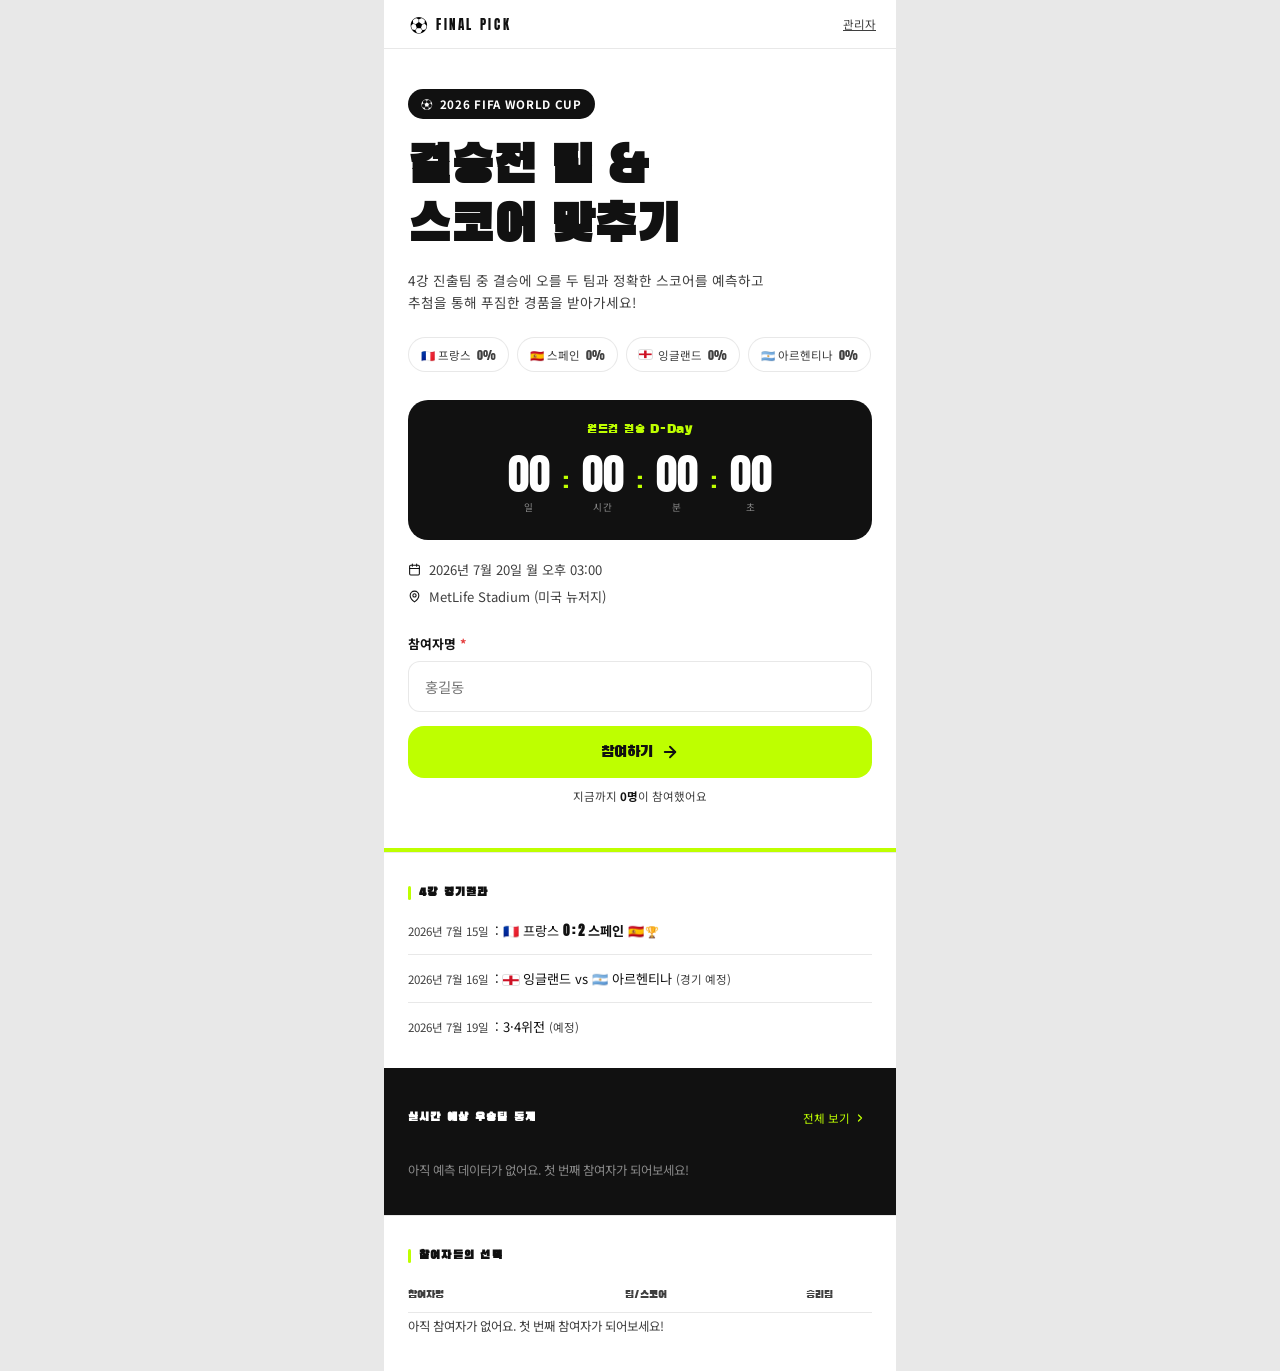
<file: index.html>
<!DOCTYPE html>
<html lang="ko">
<head>
<meta charset="UTF-8">
<meta name="viewport" content="width=device-width, initial-scale=1.0, viewport-fit=cover">
<title>월드컵 결승전 팀/스코어 맞추기</title>
<meta name="description" content="월드컵 결승전 결과를 예측하고 참여하는 이벤트">
<link rel="preconnect" href="https://fonts.googleapis.com">
<link rel="preconnect" href="https://fonts.gstatic.com" crossorigin>
<link href="https://fonts.googleapis.com/css2?family=Anton&family=Black+Han+Sans&family=Noto+Sans+KR:wght@400;500;700;900&display=swap" rel="stylesheet">
<link rel="stylesheet" href="css/style.css">
</head>
<body>

<div class="frame">

<header class="topbar">
  <div class="topbar-inner">
    <button type="button" class="brand" data-nav="main">
      <span class="brand-ball">⚽</span>
      <span class="brand-text">FINAL PICK</span>
    </button>
    <div class="topbar-right">
      <a class="admin-link" href="admin.html">관리자</a>
    </div>
  </div>
</header>

<main id="app">

  <!-- ================= 메인 화면 ================= -->
  <section class="screen" id="screen-main" data-screen="main">
    <div class="hero">
      <span class="hero-badge">⚽ <span id="heroEyebrow">2026 FIFA WORLD CUP</span></span>

      <h1 class="hero-title">결승전 팀 &amp;<br>스코어 맞추기</h1>
      <p class="hero-desc" id="heroDesc">4강 진출팀 중 결승에 오를 두 팀과 정확한 스코어를 예측하고<br>추첨을 통해 푸짐한 경품을 받아가세요!</p>

      <div class="hero-chips" id="heroChips"></div>

      <div class="countdown" id="countdown" aria-live="polite">
        <p class="countdown-label">월드컵 결승 D-Day</p>
        <div class="countdown-row">
          <div class="countdown-item"><span class="cd-num" id="cdDays">00</span><span class="cd-label">일</span></div>
          <span class="cd-colon">:</span>
          <div class="countdown-item"><span class="cd-num" id="cdHours">00</span><span class="cd-label">시간</span></div>
          <span class="cd-colon">:</span>
          <div class="countdown-item"><span class="cd-num" id="cdMinutes">00</span><span class="cd-label">분</span></div>
          <span class="cd-colon">:</span>
          <div class="countdown-item"><span class="cd-num" id="cdSeconds">00</span><span class="cd-label">초</span></div>
        </div>
      </div>

      <div class="match-meta-list">
        <span class="match-meta-row">
          <svg width="13" height="13" viewBox="0 0 24 24" fill="none" stroke="currentColor" stroke-width="2" stroke-linecap="round" stroke-linejoin="round"><rect x="3" y="4" width="18" height="18" rx="2"/><line x1="16" y1="2" x2="16" y2="6"/><line x1="8" y1="2" x2="8" y2="6"/><line x1="3" y1="10" x2="21" y2="10"/></svg>
          <span id="matchDateLine">결승전 일시를 불러오는 중...</span>
        </span>
        <span class="match-meta-row">
          <svg width="13" height="13" viewBox="0 0 24 24" fill="none" stroke="currentColor" stroke-width="2" stroke-linecap="round" stroke-linejoin="round"><path d="M20 10c0 6-8 12-8 12s-8-6-8-12a8 8 0 0 1 16 0Z"/><circle cx="12" cy="10" r="3"/></svg>
          <span id="matchStadiumLine">경기장 정보를 불러오는 중...</span>
        </span>
      </div>

      <div class="field" style="text-align:left; margin-bottom:14px;">
        <label class="field-label" for="mainUserName">참여자명 <span style="color:var(--danger)">*</span></label>
        <input class="text-input" type="text" id="mainUserName" placeholder="홍길동" autocomplete="name" required>
        <p class="field-error" id="errMainName" hidden>이름을 입력해주세요.</p>
      </div>

      <button type="button" class="btn btn-primary btn-lg" id="btnJoin">
        참여하기
        <svg width="18" height="18" viewBox="0 0 24 24" fill="none" stroke="currentColor" stroke-width="2.5" stroke-linecap="round" stroke-linejoin="round"><line x1="5" y1="12" x2="19" y2="12"/><polyline points="12 5 19 12 12 19"/></svg>
      </button>
      <p class="hero-sub" id="participantCountLine">지금까지 <strong>0명</strong>이 참여했어요</p>
    </div>

    <div class="divider-strip"></div>

    <div class="section-white">
      <h2 class="section-title-tick"><span class="tick-bar"></span>4강 경기결과</h2>
      <div id="semifinalResultsList" class="results-list"></div>
    </div>

    <div class="section-black">
      <div class="section-black-head">
        <h2 class="section-black-title">실시간 예상 우승팀 통계</h2>
        <button type="button" class="section-link" data-nav="stats">
          전체 보기
          <svg width="12" height="12" viewBox="0 0 24 24" fill="none" stroke="currentColor" stroke-width="2.5" stroke-linecap="round" stroke-linejoin="round"><polyline points="9 18 15 12 9 6"/></svg>
        </button>
      </div>
      <div id="mainStatsChart" class="team-bars on-dark"></div>
    </div>

    <div class="section-white">
      <h2 class="section-title-tick"><span class="tick-bar"></span>참여자들의 선택</h2>
      <div class="picks-head">
        <span class="picks-col-name">참여자명</span>
        <span class="picks-col-match">팀/스코어</span>
        <span class="picks-col-winner">승리팀</span>
      </div>
      <div id="picksList" class="picks-list"></div>
    </div>
  </section>

  <!-- ================= 예측 입력 ================= -->
  <section class="screen" id="screen-predict" data-screen="predict" hidden>
    <div class="screen-body">
      <div class="screen-head">
        <h2 class="screen-title2">결승전 예측하기</h2>
      </div>
      <p class="screen-sub2">4강 진출팀 중 결승에 오를 두 팀과 예상 스코어를 선택해주세요.</p>

      <form id="predictForm" novalidate>
        <div class="sub-label">4강 진출팀 · 결승 진출 2팀 선택 <span class="pick-count" id="pickCount">(0/2)</span></div>
        <div class="match-rows" id="matchRows"></div>
        <p class="field-error" id="errFinalists" hidden>결승에 진출할 두 팀을 선택해주세요.</p>

        <div class="sub-label">예상 최종 스코어 <span class="pick-count">(스코어가 높은 팀이 우승팀이 돼요)</span></div>
        <div class="score-card">
          <div class="score-col">
            <span class="score-team-label" id="scoreLabelA">팀 1</span>
            <div class="stepper">
              <button type="button" class="stepper-btn" data-step-target="scoreA" data-delta="-1">−</button>
              <input type="number" id="scoreA" class="stepper-input" value="0" min="0" max="20" readonly inputmode="numeric">
              <button type="button" class="stepper-btn plus" data-step-target="scoreA" data-delta="1">+</button>
            </div>
          </div>
          <span class="score-colon">:</span>
          <div class="score-col">
            <span class="score-team-label" id="scoreLabelB">팀 2</span>
            <div class="stepper">
              <button type="button" class="stepper-btn" data-step-target="scoreB" data-delta="-1">−</button>
              <input type="number" id="scoreB" class="stepper-input" value="0" min="0" max="20" readonly inputmode="numeric">
              <button type="button" class="stepper-btn plus" data-step-target="scoreB" data-delta="1">+</button>
            </div>
          </div>
        </div>

        <a class="naver-banner" href="https://m.sports.naver.com/fifaworldcup2026/record?seasonCode=3F9X&amp;tab=teamRecord" target="_blank" rel="noopener noreferrer">
          <span class="naver-banner-icon">📊</span>
          <span class="naver-banner-text"><strong>네이버 스포츠</strong>에서 팀 기록 확인하기</span>
          <span class="naver-banner-arrow">→</span>
        </a>

        <div id="penaltyField" hidden>
          <div class="sub-label">스코어가 같아요! 승부차기 승리팀을 선택해주세요</div>
          <div class="penalty-pick" id="penaltyPick">
            <label class="radio-pill">
              <input type="radio" name="penalty" value="A">
              <span class="radio-dot"><span class="radio-dot-inner"></span></span>
              <span id="penaltyNameA">팀 1</span>
            </label>
            <label class="radio-pill">
              <input type="radio" name="penalty" value="B">
              <span class="radio-dot"><span class="radio-dot-inner"></span></span>
              <span id="penaltyNameB">팀 2</span>
            </label>
          </div>
          <p class="field-error" id="errPenalty" hidden>승부차기 승리팀을 선택해주세요.</p>
        </div>

        <div class="form-actions">
          <button type="button" class="btn btn-ghost" data-nav="main">이전</button>
          <button type="submit" class="btn btn-ink">예측 제출하기</button>
        </div>
      </form>
    </div>
  </section>

  <!-- ================= 참여 완료 (통계 요약 포함) ================= -->
  <section class="screen" id="screen-complete" data-screen="complete" hidden>
    <div class="screen-body">
      <div class="complete-banner">
        <div class="complete-icon">🎉</div>
        <p class="complete-title">참여 완료!</p>
        <p class="complete-sub" id="completeGreeting">결승전이 끝나면 결과를 알려드릴게요.</p>
      </div>

      <div class="result-card">
        <dl class="result-grid" id="resultGrid"></dl>
      </div>

      <h2 class="section-title-lg"><span class="tick-bar"></span>참여 통계</h2>
      <p class="section-sub-lg">실시간으로 집계되는 참여자들의 예측 현황이에요.</p>

      <div class="stat-cards">
        <div class="stat-card">
          <span class="stat-num" id="statTotal">0</span>
          <span class="stat-label">총 참여자</span>
        </div>
        <div class="stat-card dark">
          <span class="stat-num" id="statTop">-</span>
          <span class="stat-label">최다 예측 우승팀</span>
        </div>
      </div>

      <div class="card-dark-rounded">
        <div class="section-title-mini">우승팀 예측 비율</div>
        <div id="completeTeamBars" class="team-bars on-dark"></div>
      </div>

      <div class="card-bordered">
        <div class="section-title-mini">예상 스코어 TOP 5</div>
        <ol class="top5-list" id="completeTop5List"></ol>
      </div>
    </div>

    <div class="form-actions">
      <button type="button" class="btn btn-ink" style="flex:1" data-nav="main">메인으로</button>
    </div>
  </section>

  <!-- ================= 전체 통계 ================= -->
  <section class="screen" id="screen-stats" data-screen="stats" hidden>
    <div class="screen-body">
      <h2 class="section-title-lg"><span class="tick-bar"></span>참여 통계</h2>
      <p class="section-sub-lg">실시간으로 집계되는 참여자들의 예측 현황이에요.</p>

      <div class="stat-cards">
        <div class="stat-card">
          <span class="stat-num" id="statTotal2">0</span>
          <span class="stat-label">총 참여자</span>
        </div>
        <div class="stat-card dark">
          <span class="stat-num" id="statTop2">-</span>
          <span class="stat-label">최다 예측 우승팀</span>
        </div>
      </div>

      <div class="card-dark-rounded">
        <div class="section-title-mini">우승팀 예측 비율</div>
        <div id="statsTeamBars" class="team-bars on-dark"></div>
      </div>

      <div class="card-bordered">
        <div class="section-title-mini">예상 스코어 TOP 5</div>
        <ol class="top5-list" id="top5List"></ol>
      </div>
    </div>

    <div class="form-actions">
      <button type="button" class="btn btn-ink" style="flex:1" data-nav="main">메인으로</button>
    </div>
  </section>

</main>

</div>

<div class="toast" id="toast" hidden></div>

<script src="js/store.js"></script>
<script src="js/app.js"></script>
</body>
</html>
</file>
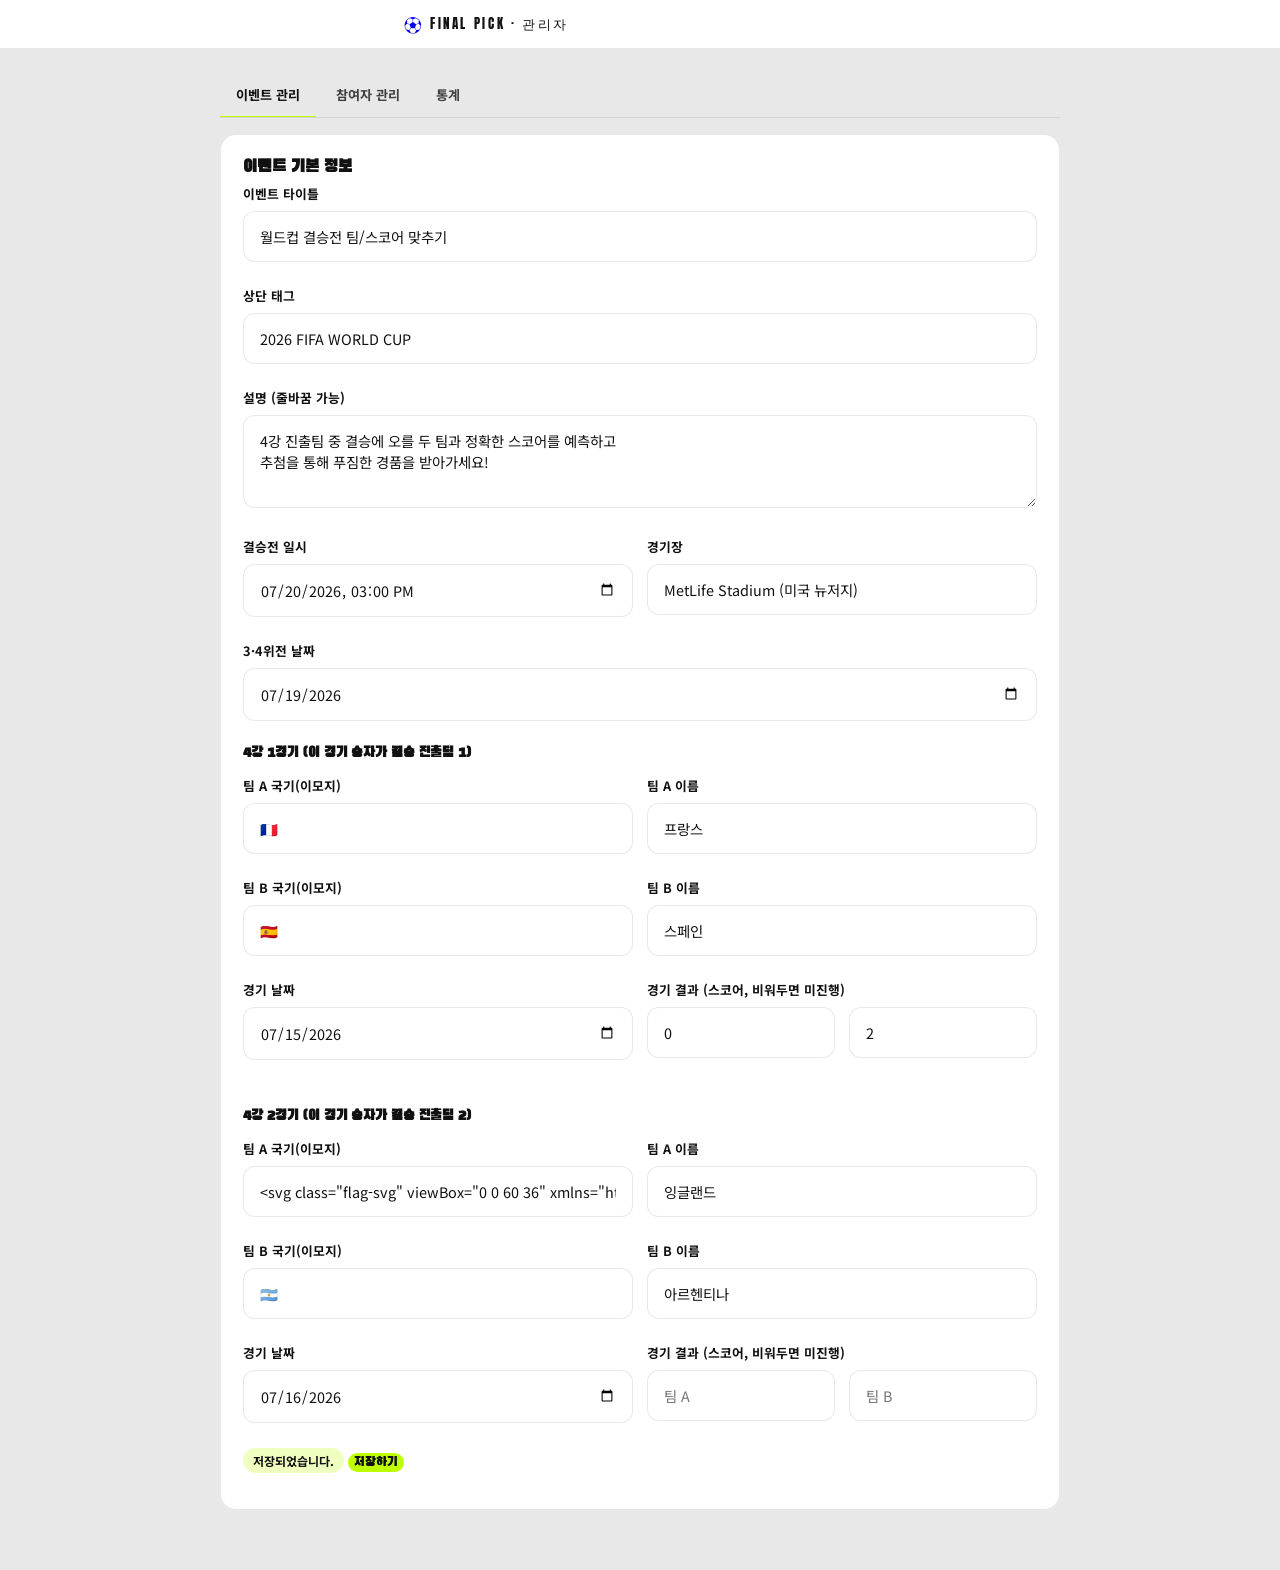
<file: admin.html>
<!DOCTYPE html>
<html lang="ko">
<head>
<meta charset="UTF-8">
<meta name="viewport" content="width=device-width, initial-scale=1.0, viewport-fit=cover">
<title>관리자 · 월드컵 결승전 팀/스코어 맞추기</title>
<link rel="preconnect" href="https://fonts.googleapis.com">
<link rel="preconnect" href="https://fonts.gstatic.com" crossorigin>
<link href="https://fonts.googleapis.com/css2?family=Anton&family=Black+Han+Sans&family=Noto+Sans+KR:wght@400;500;700;900&display=swap" rel="stylesheet">
<link rel="stylesheet" href="css/style.css">
<link rel="stylesheet" href="css/admin.css">
</head>
<body>

<header class="topbar">
  <div class="topbar-inner admin-topbar-inner">
    <a class="brand" href="index.html">
      <span class="brand-ball">⚽</span>
      <span class="brand-text">FINAL PICK · 관리자</span>
    </a>
  </div>
</header>

<main id="adminApp" class="admin-main">

  <!-- 관리자 대시보드 -->
  <section id="dashboardScreen">

    <nav class="admin-tabs" id="adminTabs">
      <button type="button" class="admin-tab active" data-tab="event">이벤트 관리</button>
      <button type="button" class="admin-tab" data-tab="participants">참여자 관리</button>
      <button type="button" class="admin-tab" data-tab="stats">통계</button>
    </nav>

    <!-- 이벤트 관리 -->
    <div class="admin-panel" data-panel="event">
      <div class="card">
        <h2 class="section-title">이벤트 기본 정보</h2>
        <form id="eventForm">
          <div class="field">
            <label class="field-label" for="cfgTitle">이벤트 타이틀</label>
            <input class="text-input" type="text" id="cfgTitle">
          </div>
          <div class="field">
            <label class="field-label" for="cfgEyebrow">상단 태그</label>
            <input class="text-input" type="text" id="cfgEyebrow">
          </div>
          <div class="field">
            <label class="field-label" for="cfgDesc">설명 (줄바꿈 가능)</label>
            <textarea class="text-input" id="cfgDesc" rows="3"></textarea>
          </div>
          <div class="two-col">
            <div class="field">
              <label class="field-label" for="cfgDate">결승전 일시</label>
              <input class="text-input" type="datetime-local" id="cfgDate">
            </div>
            <div class="field">
              <label class="field-label" for="cfgStadium">경기장</label>
              <input class="text-input" type="text" id="cfgStadium">
            </div>
          </div>
          <div class="field">
            <label class="field-label" for="cfgThirdPlaceDate">3·4위전 날짜</label>
            <input class="text-input" type="date" id="cfgThirdPlaceDate">
          </div>

          <h3 class="section-title-sm">4강 1경기 (이 경기 승자가 결승 진출팀 1)</h3>
          <div class="two-col">
            <div class="field">
              <label class="field-label" for="cfgFlag0">팀 A 국기(이모지)</label>
              <input class="text-input" type="text" id="cfgFlag0" maxlength="4">
            </div>
            <div class="field">
              <label class="field-label" for="cfgName0">팀 A 이름</label>
              <input class="text-input" type="text" id="cfgName0">
            </div>
          </div>
          <div class="two-col">
            <div class="field">
              <label class="field-label" for="cfgFlag1">팀 B 국기(이모지)</label>
              <input class="text-input" type="text" id="cfgFlag1" maxlength="4">
            </div>
            <div class="field">
              <label class="field-label" for="cfgName1">팀 B 이름</label>
              <input class="text-input" type="text" id="cfgName1">
            </div>
          </div>
          <div class="two-col">
            <div class="field">
              <label class="field-label" for="cfgResultDate0">경기 날짜</label>
              <input class="text-input" type="date" id="cfgResultDate0">
            </div>
            <div class="field">
              <label class="field-label">경기 결과 (스코어, 비워두면 미진행)</label>
              <div class="two-col">
                <input class="text-input" type="number" id="cfgResultScoreA0" min="0" placeholder="팀 A">
                <input class="text-input" type="number" id="cfgResultScoreB0" min="0" placeholder="팀 B">
              </div>
            </div>
          </div>

          <h3 class="section-title-sm">4강 2경기 (이 경기 승자가 결승 진출팀 2)</h3>
          <div class="two-col">
            <div class="field">
              <label class="field-label" for="cfgFlag2">팀 A 국기(이모지)</label>
              <input class="text-input" type="text" id="cfgFlag2" maxlength="4">
            </div>
            <div class="field">
              <label class="field-label" for="cfgName2">팀 A 이름</label>
              <input class="text-input" type="text" id="cfgName2">
            </div>
          </div>
          <div class="two-col">
            <div class="field">
              <label class="field-label" for="cfgFlag3">팀 B 국기(이모지)</label>
              <input class="text-input" type="text" id="cfgFlag3" maxlength="4">
            </div>
            <div class="field">
              <label class="field-label" for="cfgName3">팀 B 이름</label>
              <input class="text-input" type="text" id="cfgName3">
            </div>
          </div>
          <div class="two-col">
            <div class="field">
              <label class="field-label" for="cfgResultDate1">경기 날짜</label>
              <input class="text-input" type="date" id="cfgResultDate1">
            </div>
            <div class="field">
              <label class="field-label">경기 결과 (스코어, 비워두면 미진행)</label>
              <div class="two-col">
                <input class="text-input" type="number" id="cfgResultScoreA1" min="0" placeholder="팀 A">
                <input class="text-input" type="number" id="cfgResultScoreB1" min="0" placeholder="팀 B">
              </div>
            </div>
          </div>

          <p class="save-msg" id="eventSaveMsg" hidden>저장되었습니다.</p>
          <button type="submit" class="btn btn-primary">저장하기</button>
        </form>
      </div>
    </div>

    <!-- 참여자 관리 -->
    <div class="admin-panel" data-panel="participants" hidden>
      <div class="card">
        <div class="participants-toolbar">
          <input class="text-input" type="search" id="participantSearch" placeholder="이름 검색">
          <button type="button" class="btn btn-ghost" id="btnDownloadCsv">엑셀 다운로드 (CSV)</button>
          <button type="button" class="btn btn-danger" id="btnResetParticipants">참여이력 초기화</button>
        </div>
        <div class="table-scroll">
          <table class="admin-table" id="participantsTable">
            <thead>
              <tr>
                <th>참여자명</th>
                <th>결승 진출팀</th>
                <th>예상 우승</th>
                <th>스코어</th>
                <th>승부차기</th>
                <th>접수 시각</th>
                <th></th>
              </tr>
            </thead>
            <tbody id="participantsBody"></tbody>
          </table>
        </div>
        <p class="empty-note" id="participantsEmpty" hidden>참여자가 없습니다.</p>
      </div>
    </div>

    <!-- 통계 -->
    <div class="admin-panel" data-panel="stats" hidden>
      <div class="stat-cards" style="margin-top:16px;">
        <div class="stat-card">
          <span class="stat-num" id="adminStatTotal">0</span>
          <span class="stat-label">총 참여자</span>
        </div>
        <div class="stat-card dark">
          <span class="stat-num" id="adminStatTop">-</span>
          <span class="stat-label">최다 예측 우승팀</span>
        </div>
      </div>
      <div class="card-dark-rounded" style="margin-top:16px;">
        <div class="section-title-mini">우승팀 예측 비율</div>
        <div id="adminTeamBars" class="team-bars on-dark"></div>
      </div>
      <div class="card-bordered" style="margin-top:16px;">
        <div class="section-title-mini">예상 스코어 TOP 5</div>
        <ol class="top5-list" id="adminTop5List"></ol>
      </div>
    </div>

  </section>
</main>

<div class="toast" id="toast" hidden></div>

<div class="modal-overlay" id="confirmModal" hidden>
  <div class="modal">
    <h3 id="confirmModalTitle">확인</h3>
    <div class="modal-body"><p id="confirmModalMsg"></p></div>
    <button type="button" class="btn btn-ink" id="confirmModalOk">확인</button>
    <button type="button" class="btn btn-ghost" id="confirmModalCancel">취소</button>
  </div>
</div>

<script src="js/store.js"></script>
<script src="js/admin.js"></script>
</body>
</html>
</file>
<file: css/style.css>
:root {
  --ink: #111111;
  --bg: #ffffff;
  --card: #f4f4f4;
  --card2: #ebebeb;
  --dim: #3f3f3f;
  --line: rgba(0, 0, 0, 0.09);
  --lime: #beff00;
  --danger: #e53e3e;
  --page-bg: #e8e8e8;
  --radius-lg: 16px;
  --radius-md: 12px;
  --max-w: 32rem;
  --font-kr: "Noto Sans KR", -apple-system, BlinkMacSystemFont, "Apple SD Gothic Neo", "Malgun Gothic", sans-serif;
  --font-disp: "Anton", "Arial Narrow", sans-serif;
  --font-bold-kr: "Black Han Sans", var(--font-kr);
}

* { box-sizing: border-box; }

html, body {
  margin: 0;
  padding: 0;
  background: var(--page-bg);
  color: var(--ink);
  font-family: var(--font-kr);
  -webkit-font-smoothing: antialiased;
}

button, input, textarea { font-family: inherit; }
:focus-visible { outline: 2px solid var(--ink); outline-offset: 2px; }

.frame {
  max-width: var(--max-w);
  margin: 0 auto;
  background: var(--bg);
  min-height: 100vh;
  position: relative;
}

/* ---------- Topbar ---------- */
.topbar {
  position: sticky;
  top: 0;
  z-index: 50;
  background: rgba(255, 255, 255, 0.97);
  backdrop-filter: blur(10px);
  border-bottom: 1px solid var(--line);
}

.topbar-inner {
  max-width: var(--max-w);
  margin: 0 auto;
  height: 48px;
  display: flex;
  align-items: center;
  justify-content: space-between;
  padding: 0 20px;
}

.brand {
  display: flex;
  align-items: center;
  gap: 8px;
  background: none;
  border: none;
  cursor: pointer;
}
.brand-ball { font-size: 1.1rem; }
.brand-text { font-family: var(--font-disp); letter-spacing: 0.2em; font-size: 0.82rem; color: var(--ink); }

.topbar-right { display: flex; align-items: center; gap: 14px; }

.admin-link {
  font-size: 0.72rem;
  color: var(--dim);
  background: none;
  border: none;
  cursor: pointer;
  font-family: var(--font-kr);
}
.admin-link:hover { color: var(--ink); }

main#app { max-width: var(--max-w); margin: 0 auto; background: var(--bg); }

.screen { animation: fadeIn 0.2s ease; }
@keyframes fadeIn { from { opacity: 0; } to { opacity: 1; } }
@media (prefers-reduced-motion: reduce) { .screen { animation: none; } }

/* ---------- Hero ---------- */
.hero { padding: 40px 24px 32px; background: var(--bg); }

.hero-badge {
  display: inline-flex;
  align-items: center;
  gap: 6px;
  padding: 7px 13px;
  border-radius: 999px;
  background: var(--ink);
  color: #fff;
  font-size: 0.72rem;
  font-weight: 700;
  letter-spacing: 0.06em;
  font-family: var(--font-kr);
  margin-bottom: 20px;
}

.hero-title {
  font-family: var(--font-bold-kr);
  font-size: clamp(2.1rem, 10vw, 3.2rem);
  line-height: 1.16;
  color: var(--ink);
  margin: 0 0 12px;
}

.hero-desc {
  font-size: 0.85rem;
  color: var(--dim);
  font-family: var(--font-kr);
  margin: 0 0 24px;
  line-height: 1.6;
}

.hero-chips { display: flex; flex-wrap: wrap; gap: 8px; margin-bottom: 28px; }

.hero-chip {
  display: inline-flex;
  align-items: center;
  gap: 6px;
  padding: 7px 12px;
  border-radius: 999px;
  font-size: 0.72rem;
  font-family: var(--font-kr);
  border: 1px solid var(--line);
  background: var(--bg);
  color: var(--dim);
}
.hero-chip.top { background: var(--lime); border-color: var(--lime); color: var(--ink); font-weight: 700; }
.hero-chip-pct { font-family: var(--font-disp); font-size: 0.78rem; }
.hero-chip .flag-svg, .hero-chip-flag { width: 1.1em; height: 0.75em; flex-shrink: 0; }

/* ---------- Countdown ---------- */
.countdown {
  display: flex;
  flex-direction: column;
  align-items: center;
  gap: 14px;
  padding: 22px 12px 26px;
  border-radius: 20px;
  background: var(--ink);
  margin-bottom: 20px;
}

.countdown-label {
  font-family: var(--font-bold-kr);
  font-size: 0.78rem;
  color: var(--lime);
  letter-spacing: 0.06em;
  text-align: center;
  margin: 0;
}

.countdown-row {
  display: flex;
  align-items: flex-end;
  justify-content: center;
  gap: 10px;
}

.countdown-item { display: flex; flex-direction: column; align-items: center; gap: 5px; }

.cd-num {
  font-family: var(--font-disp);
  font-size: clamp(2rem, 8vw, 2.7rem);
  color: #fff;
  line-height: 1;
  min-width: 48px;
  text-align: center;
}

.cd-label {
  font-size: 0.6rem;
  color: rgba(255, 255, 255, 0.5);
  font-family: var(--font-kr);
  letter-spacing: 0.08em;
  text-transform: uppercase;
}

.cd-colon { font-family: var(--font-disp); font-size: 1.5rem; color: var(--lime); padding-bottom: 15px; }

.match-meta-list {
  display: flex;
  flex-direction: column;
  gap: 8px;
  margin-bottom: 28px;
  font-size: 0.82rem;
  color: var(--dim);
  font-family: var(--font-kr);
}
.match-meta-row { display: flex; align-items: center; gap: 8px; }
.match-meta-row svg { flex-shrink: 0; color: var(--ink); }

/* ---------- Buttons ---------- */
.btn {
  border: none;
  border-radius: var(--radius-lg);
  font-family: var(--font-bold-kr);
  cursor: pointer;
  transition: transform 0.15s ease, opacity 0.15s ease, background 0.15s ease;
}
.btn:active { transform: scale(0.96); }

.btn-primary { background: var(--lime); color: var(--ink); }
.btn-ink { background: var(--ink); color: #fff; }
.btn-ghost { background: var(--bg); border: 1.5px solid var(--line); color: var(--ink); }
.btn-danger { background: var(--bg); border: 1.5px solid var(--danger); color: var(--danger); }

.btn-lg {
  width: 100%;
  padding: 16px;
  font-size: 1.02rem;
  display: flex;
  align-items: center;
  justify-content: center;
  gap: 8px;
}

.btn:disabled { background: var(--card2); color: var(--dim); cursor: not-allowed; }

.btn-text {
  background: none;
  border: none;
  color: var(--ink);
  font-family: var(--font-kr);
  font-weight: 700;
  padding: 4px 0;
  margin-top: 10px;
  cursor: pointer;
}

.link-btn {
  background: none;
  border: none;
  color: var(--ink);
  text-decoration: underline;
  font-weight: 600;
  cursor: pointer;
  font-size: inherit;
  padding: 0;
  font-family: var(--font-kr);
}

.hero-sub { text-align: center; font-size: 0.72rem; color: var(--dim); font-family: var(--font-kr); margin-top: 10px; }
.hero-sub strong { color: var(--ink); }

/* ---------- Divider ---------- */
.divider-strip { height: 4px; background: var(--lime); }

/* ---------- Black section ---------- */
.section-black { padding: 32px 24px; background: var(--ink); }

.section-black-head { display: flex; align-items: center; justify-content: space-between; margin-bottom: 20px; }

.section-black-title {
  font-family: var(--font-bold-kr);
  font-size: 0.78rem;
  color: #fff;
  letter-spacing: 0.1em;
}

.section-link {
  display: inline-flex;
  align-items: center;
  gap: 4px;
  font-size: 0.72rem;
  color: var(--lime);
  background: none;
  border: none;
  cursor: pointer;
  font-family: var(--font-kr);
}

/* ---------- Stat bars ---------- */
.team-bars { display: flex; flex-direction: column; gap: 16px; }

.stat-bar-row { display: flex; align-items: center; gap: 12px; }
.stat-bar-flag { width: 22px; flex-shrink: 0; display: flex; align-items: center; justify-content: center; }
.stat-bar-flag .flag-svg { width: 20px; height: 14px; }
.stat-bar-name { width: 76px; flex-shrink: 0; font-size: 0.76rem; font-family: var(--font-kr); color: var(--dim); white-space: nowrap; overflow: hidden; text-overflow: ellipsis; }
.stat-bar-name.top { font-weight: 700; color: var(--ink); }
.stat-bar-track { flex: 1; height: 8px; border-radius: 999px; background: rgba(0, 0, 0, 0.08); overflow: hidden; }
.stat-bar-fill { height: 100%; border-radius: 999px; background: rgba(0, 0, 0, 0.18); transition: width 1s cubic-bezier(.4, 0, .2, 1); }
.stat-bar-fill.top { background: var(--lime); }
.stat-bar-pct { width: 38px; text-align: right; font-family: var(--font-disp); font-size: 0.76rem; color: var(--dim); }
.stat-bar-pct.top { color: var(--ink); }

.team-bars.on-dark .stat-bar-name { color: rgba(255, 255, 255, 0.5); }
.team-bars.on-dark .stat-bar-name.top { color: #fff; }
.team-bars.on-dark .stat-bar-track { background: rgba(255, 255, 255, 0.12); }
.team-bars.on-dark .stat-bar-fill { background: rgba(255, 255, 255, 0.3); }
.team-bars.on-dark .stat-bar-fill.top { background: var(--lime); }
.team-bars.on-dark .stat-bar-pct { color: rgba(255, 255, 255, 0.5); }
.team-bars.on-dark .stat-bar-pct.top { color: var(--lime); }

.empty-note { color: var(--dim); font-size: 0.78rem; font-family: var(--font-kr); margin: 4px 0; }
.team-bars.on-dark ~ .empty-note, .section-black .empty-note { color: rgba(255, 255, 255, 0.5); }

/* ---------- Event guide ---------- */
.section-white { padding: 32px 24px; background: var(--bg); border-top: 1px solid var(--line); }

.section-title-tick {
  display: flex;
  align-items: center;
  gap: 8px;
  font-family: var(--font-bold-kr);
  font-size: 0.78rem;
  color: var(--ink);
  letter-spacing: 0.1em;
  margin: 0 0 20px;
}
.tick-bar { display: inline-block; width: 3px; height: 14px; background: var(--lime); border-radius: 2px; }

.picks-head {
  display: grid;
  grid-template-columns: 1fr 2fr 0.9fr;
  gap: 6px;
  padding: 4px 0 10px;
  border-bottom: 1px solid var(--line);
  font-family: var(--font-bold-kr);
  font-size: 0.7rem;
  color: var(--dim);
}
.picks-col-match, .picks-col-winner { text-align: center; }

.picks-list { display: flex; flex-direction: column; max-height: 360px; overflow-y: auto; }
.picks-item {
  display: grid;
  grid-template-columns: 1fr 2fr 0.9fr;
  gap: 6px;
  align-items: center;
  font-family: var(--font-kr);
  font-size: 0.82rem;
  color: var(--ink);
  line-height: 1.5;
  padding: 12px 0;
  border-bottom: 1px solid var(--line);
}
.picks-item:last-child { border-bottom: none; padding-bottom: 0; }
.picks-name { font-weight: 700; text-align: left; overflow-wrap: break-word; }
.picks-match {
  text-align: center;
  font-size: 0.7rem;
  white-space: nowrap;
}
.picks-score { font-family: var(--font-disp); }
.picks-winner { text-align: center; }
.picks-winner-pill {
  display: inline-flex;
  align-items: center;
  gap: 3px;
  background: var(--lime);
  color: var(--ink);
  font-weight: 700;
  font-size: 0.68rem;
  padding: 3px 7px;
  border-radius: 999px;
  white-space: nowrap;
}

.results-list { display: flex; flex-direction: column; gap: 14px; }
.result-item {
  font-family: var(--font-kr);
  font-size: 0.82rem;
  color: var(--ink);
  padding-bottom: 14px;
  border-bottom: 1px solid var(--line);
}
.result-item:last-child { border-bottom: none; padding-bottom: 0; }
.result-date { color: var(--dim); font-size: 0.72rem; margin-right: 2px; }
.result-score { font-family: var(--font-disp); font-weight: 700; }
.result-team { }
.result-team.win { font-weight: 700; }
.win-icon { font-size: 0.85em; margin: 0 1px; }

/* ---------- Screen headers ---------- */
.screen-body { padding: 24px 20px 140px; }

.screen-head { display: flex; align-items: center; gap: 10px; margin: 0 0 4px; }
.screen-title2 { font-family: var(--font-bold-kr); font-size: 1.1rem; color: var(--ink); margin: 0; }
.screen-sub2 { font-size: 0.74rem; color: var(--dim); font-family: var(--font-kr); margin: 0 0 24px; }

.sub-label { font-size: 0.7rem; color: var(--dim); font-family: var(--font-kr); margin-bottom: 8px; letter-spacing: 0.03em; }
.pick-count { font-weight: 600; color: var(--dim); }

.field { margin: 0 0 24px; }
.field-error { color: var(--danger); font-size: 0.72rem; font-family: var(--font-kr); margin: 8px 0 0; }

/* ---------- Semifinal match rows ---------- */
.match-rows { display: flex; flex-direction: column; gap: 12px; margin-bottom: 24px; }
.match-row { display: grid; grid-template-columns: 1fr 1fr; gap: 10px; }

/* ---------- Team card ---------- */
.team-card {
  position: relative;
  display: flex;
  flex-direction: column;
  align-items: center;
  justify-content: center;
  gap: 8px;
  padding: 18px 8px;
  border-radius: var(--radius-lg);
  border: 1px solid var(--line);
  background: var(--bg);
  cursor: pointer;
  transition: background 0.15s ease, border-color 0.15s ease, opacity 0.15s ease;
}
.team-card .team-flag { font-size: 2rem; line-height: 1; }
.team-card .team-flag .flag-svg { width: 32px; height: 22px; }
.team-card .team-name { font-size: 0.8rem; font-family: var(--font-kr); color: #555555; text-align: center; }
.team-card .team-pct { font-size: 0.65rem; color: var(--dim); font-family: var(--font-kr); }

.team-card.selected { background: var(--lime); border-color: var(--lime); }
.team-card.selected .team-name { color: var(--ink); font-weight: 700; }
.team-card.selected .team-pct { color: rgba(0, 0, 0, 0.5); }

.team-card:disabled { cursor: default; }
.team-card.out { opacity: 0.4; }
.team-card.out .team-pct { color: var(--danger); }

.team-card .pick-badge {
  position: absolute;
  top: 8px;
  right: 8px;
  width: 20px;
  height: 20px;
  border-radius: 999px;
  background: var(--ink);
  color: #fff;
  font-family: var(--font-disp);
  font-size: 0.6rem;
  display: none;
  align-items: center;
  justify-content: center;
}
.team-card.selected .pick-badge { display: flex; }


/* ---------- Score card ---------- */
.score-card {
  display: flex;
  align-items: center;
  justify-content: center;
  gap: 20px;
  padding: 24px 12px;
  border-radius: var(--radius-lg);
  background: var(--card);
  border: 1px solid var(--line);
  margin-bottom: 20px;
}
.score-col { display: flex; flex-direction: column; align-items: center; gap: 10px; }
.score-team-label { font-size: 0.72rem; color: var(--dim); font-family: var(--font-kr); display: flex; align-items: center; gap: 4px; }
.score-team-label .flag-svg { width: 16px; height: 11px; }
.score-colon { font-family: var(--font-bold-kr); font-size: 1.3rem; color: var(--dim); }

.naver-banner {
  display: flex;
  align-items: center;
  gap: 12px;
  padding: 14px 16px;
  border-radius: var(--radius-md);
  background: var(--card);
  border: 1px solid var(--line);
  text-decoration: none;
  color: var(--ink);
  margin-bottom: 20px;
  transition: background 0.15s ease;
}
.naver-banner:hover { background: var(--card2); }
.naver-banner-icon { font-size: 1.3rem; flex-shrink: 0; }
.naver-banner-text { flex: 1; font-size: 0.82rem; font-family: var(--font-kr); }
.naver-banner-text strong { color: #03c75a; }
.naver-banner-arrow { font-family: var(--font-disp); color: var(--dim); flex-shrink: 0; }

.stepper { display: flex; align-items: center; gap: 14px; }
.stepper-btn {
  width: 36px;
  height: 36px;
  border-radius: 999px;
  display: flex;
  align-items: center;
  justify-content: center;
  border: 1px solid var(--line);
  background: var(--bg);
  cursor: pointer;
  color: var(--ink);
}
.stepper-input {
  width: 40px;
  font-family: var(--font-disp);
  font-size: 1.7rem;
  color: var(--ink);
  text-align: center;
  border: none;
  background: none;
}
.stepper-input::-webkit-outer-spin-button, .stepper-input::-webkit-inner-spin-button { -webkit-appearance: none; margin: 0; }

/* ---------- Penalty pills ---------- */
.penalty-pick { display: flex; gap: 10px; }
.radio-pill {
  flex: 1;
  display: flex;
  align-items: center;
  gap: 8px;
  padding: 12px 14px;
  border-radius: var(--radius-md);
  border: 1px solid var(--line);
  background: var(--bg);
  color: var(--dim);
  font-size: 0.82rem;
  font-family: var(--font-kr);
  cursor: pointer;
}
.radio-pill:has(input:checked) { background: var(--lime); border-color: var(--lime); color: var(--ink); font-weight: 700; }
.radio-pill input { position: absolute; opacity: 0; width: 0; height: 0; }
.radio-dot {
  width: 16px;
  height: 16px;
  border-radius: 999px;
  border: 1.5px solid #cccccc;
  display: flex;
  align-items: center;
  justify-content: center;
  flex-shrink: 0;
}
.radio-pill:has(input:checked) .radio-dot { border-color: var(--ink); }
.radio-dot-inner { width: 8px; height: 8px; border-radius: 999px; background: var(--ink); display: none; }
.radio-pill:has(input:checked) .radio-dot-inner { display: block; }

/* ---------- Bottom fixed nav ---------- */
.form-actions {
  position: fixed;
  bottom: 0;
  left: 50%;
  transform: translateX(-50%);
  width: 100%;
  max-width: var(--max-w);
  display: flex;
  gap: 12px;
  padding: 16px 20px;
  background: rgba(255, 255, 255, 0.97);
  backdrop-filter: blur(10px);
  border-top: 1px solid var(--line);
  z-index: 40;
}
.form-actions .btn { flex: 1; padding: 16px; font-size: 0.95rem; }

/* ---------- Text inputs ---------- */
.text-input {
  width: 100%;
  border: 1.5px solid var(--line);
  border-radius: var(--radius-md);
  padding: 14px 16px;
  font-family: var(--font-kr);
  font-size: 0.9rem;
  color: var(--ink);
  background: var(--bg);
}
.text-input:focus { outline: 2px solid var(--ink); outline-offset: 1px; }
textarea.text-input { resize: vertical; }
.field-label { display: block; font-size: 0.8rem; font-family: var(--font-kr); color: var(--ink); font-weight: 700; margin-bottom: 8px; }

/* ---------- Consent checkbox row ---------- */
.checkbox-row {
  display: flex;
  align-items: flex-start;
  gap: 10px;
  padding: 14px 16px;
  border-radius: var(--radius-md);
  border: 1px solid var(--line);
  background: var(--bg);
  cursor: pointer;
  width: 100%;
  text-align: left;
}
.checkbox-row:has(input:checked) { background: rgba(190, 255, 0, 0.08); border-color: var(--lime); }
.checkbox-row input { position: absolute; opacity: 0; width: 0; height: 0; }
.checkbox-box {
  width: 20px;
  height: 20px;
  border-radius: 6px;
  border: 1.5px solid #cccccc;
  display: flex;
  align-items: center;
  justify-content: center;
  flex-shrink: 0;
  margin-top: 1px;
  background: var(--bg);
}
.checkbox-row:has(input:checked) .checkbox-box { background: var(--lime); border-color: var(--lime); }
.checkbox-box svg { display: none; }
.checkbox-row:has(input:checked) .checkbox-box svg { display: block; }
.checkbox-text { font-size: 0.78rem; color: var(--dim); font-family: var(--font-kr); line-height: 1.55; }
.checkbox-row:has(input:checked) .checkbox-text { color: var(--ink); }

/* ---------- Complete screen ---------- */
.complete-banner {
  display: flex;
  flex-direction: column;
  align-items: center;
  text-align: center;
  padding: 32px 16px;
  border-radius: var(--radius-lg);
  background: var(--lime);
  margin-bottom: 24px;
}
.complete-icon { font-size: 2.5rem; margin-bottom: 8px; }
.complete-title { font-family: var(--font-bold-kr); font-size: 1.3rem; color: var(--ink); margin: 0 0 4px; }
.complete-sub { font-size: 0.78rem; color: rgba(0, 0, 0, 0.55); font-family: var(--font-kr); margin: 0; }

.result-card { padding: 20px; border-radius: var(--radius-lg); border: 1px solid var(--line); margin-bottom: 24px; }
.result-grid { display: grid; grid-template-columns: auto 1fr; row-gap: 12px; column-gap: 14px; margin: 0; }
.result-grid dt { color: var(--dim); font-family: var(--font-kr); font-size: 0.76rem; white-space: nowrap; }
.result-grid dd { margin: 0; font-family: var(--font-kr); font-weight: 700; font-size: 0.82rem; text-align: right; }

/* ---------- Stat summary cards ---------- */
.stat-cards { display: grid; grid-template-columns: 1fr 1fr; gap: 12px; margin: 4px 0 16px; }
.stat-card {
  display: flex;
  flex-direction: column;
  align-items: center;
  justify-content: center;
  padding: 24px 12px;
  border-radius: var(--radius-lg);
  border: 1px solid var(--line);
  background: var(--bg);
  text-align: center;
}
.stat-card.dark { background: var(--ink); border: none; }
.stat-num { font-family: var(--font-disp); font-size: 2.2rem; color: var(--ink); line-height: 1; }
.stat-card.dark .stat-num { font-family: var(--font-bold-kr); font-size: 1.05rem; color: var(--lime); line-height: 1.25; }
.stat-label { font-size: 0.68rem; color: var(--dim); font-family: var(--font-kr); margin-top: 6px; }
.stat-card.dark .stat-label { color: rgba(255, 255, 255, 0.45); }

.card-dark-rounded { padding: 20px; border-radius: var(--radius-lg); background: var(--ink); margin-bottom: 16px; }
.card-bordered { padding: 20px; border-radius: var(--radius-lg); border: 1px solid var(--line); background: var(--bg); }
.section-title-mini { font-family: var(--font-bold-kr); font-size: 0.8rem; margin: 0 0 14px; letter-spacing: 0.08em; }
.card-dark-rounded .section-title-mini { color: #fff; }
.card-bordered .section-title-mini { color: var(--ink); }

/* ---------- TOP5 list ---------- */
.top5-list { list-style: none; margin: 0; padding: 0; display: flex; flex-direction: column; gap: 16px; }
.top5-list li.empty-note { display: block; }
.top5-row-head { display: flex; justify-content: space-between; align-items: flex-start; gap: 8px; margin-bottom: 6px; }
.top5-label { font-size: 0.74rem; color: var(--ink); font-family: var(--font-kr); display: flex; align-items: center; gap: 6px; flex-wrap: wrap; }
.top5-rank { font-family: var(--font-disp); font-size: 0.6rem; color: #000; background: var(--lime); border-radius: 4px; padding: 1px 6px; flex-shrink: 0; }
.top5-count { font-size: 0.72rem; font-family: var(--font-disp); color: var(--dim); flex-shrink: 0; }
.top5-count.top { color: var(--ink); }
.top5-track { height: 6px; border-radius: 999px; background: var(--card2); overflow: hidden; }
.top5-fill { height: 100%; border-radius: 999px; background: rgba(0, 0, 0, 0.18); }
.top5-fill.top { background: var(--lime); }

/* ---------- Standalone stats screen ---------- */
.section-title-lg {
  display: flex;
  align-items: center;
  gap: 8px;
  font-family: var(--font-bold-kr);
  font-size: 1rem;
  color: var(--ink);
  margin: 24px 0 6px;
}
.section-sub-lg { font-size: 0.74rem; color: var(--dim); font-family: var(--font-kr); margin: 0 0 16px; padding-left: 11px; }

/* ---------- Modal ---------- */
.modal-overlay {
  position: fixed;
  inset: 0;
  background: rgba(0, 0, 0, 0.5);
  display: flex;
  align-items: flex-end;
  justify-content: center;
  z-index: 60;
}
.modal-overlay[hidden] { display: none; }
.modal { background: #fff; width: 100%; max-width: var(--max-w); border-radius: 20px 20px 0 0; padding: 24px 20px 28px; }
.modal h3 { font-family: var(--font-bold-kr); font-size: 1rem; margin: 0 0 14px; color: var(--ink); }
.modal-body p { font-size: 0.78rem; color: var(--dim); font-family: var(--font-kr); line-height: 1.7; margin: 0 0 10px; }
.modal .btn { width: 100%; margin-top: 8px; padding: 14px; }
@media (min-width: 480px) { .modal-overlay { align-items: center; } .modal { border-radius: var(--radius-lg); } }

/* ---------- Toast ---------- */
.toast {
  position: fixed;
  left: 50%;
  bottom: 100px;
  transform: translate(-50%, 12px);
  background: var(--ink);
  color: #fff;
  padding: 12px 20px;
  border-radius: 999px;
  font-size: 0.78rem;
  font-weight: 700;
  font-family: var(--font-kr);
  opacity: 0;
  transition: opacity 0.25s ease, transform 0.25s ease;
  z-index: 80;
}
.toast.show { opacity: 1; transform: translate(-50%, 0); }

/* ---------- Flag SVG ---------- */
.flag-svg { width: 1.2em; height: 0.8em; vertical-align: -0.1em; border-radius: 2px; box-shadow: 0 0 0 1px rgba(0, 0, 0, 0.12); flex-shrink: 0; }
.team-card .flag-svg { width: 34px; height: 23px; vertical-align: middle; }
</file>
<file: css/admin.css>
.admin-main {
  max-width: 880px;
  margin: 0 auto;
  padding: 0 20px 60px;
  background: var(--page-bg);
  min-height: 100vh;
}

.admin-topbar-inner .brand { text-decoration: none; }

.card {
  background: var(--bg);
  border: 1px solid var(--line);
  border-radius: var(--radius-lg);
  padding: 22px;
  margin-top: 16px;
}

.section-title {
  font-family: var(--font-bold-kr);
  font-size: 1.05rem;
  color: var(--ink);
  margin: 0 0 6px;
}
.section-title-sm {
  font-family: var(--font-bold-kr);
  font-size: 0.85rem;
  color: var(--ink);
  margin: 24px 0 14px;
}
.admin-tabs {
  display: flex;
  gap: 4px;
  margin: 24px 0 4px;
  border-bottom: 1px solid var(--line);
  overflow-x: auto;
}

.admin-tab {
  background: none;
  border: none;
  padding: 12px 16px;
  font-family: var(--font-kr);
  font-weight: 700;
  font-size: 0.82rem;
  color: var(--dim);
  cursor: pointer;
  white-space: nowrap;
  border-bottom: 2.5px solid transparent;
  margin-bottom: -1px;
}
.admin-tab.active { color: var(--ink); border-bottom-color: var(--lime); }

.two-col { display: grid; grid-template-columns: 1fr 1fr; gap: 14px; }

textarea.text-input { resize: vertical; }

.save-msg {
  color: var(--ink);
  background: rgba(190, 255, 0, 0.25);
  display: inline-block;
  padding: 4px 10px;
  border-radius: 999px;
  font-size: 0.75rem;
  font-family: var(--font-kr);
  font-weight: 700;
  margin: 0 0 14px;
}

.participants-toolbar { display: flex; gap: 10px; margin-bottom: 16px; flex-wrap: wrap; }
.participants-toolbar .text-input { flex: 1; min-width: 180px; }
.participants-toolbar .btn { white-space: nowrap; padding: 12px 18px; }

.table-scroll { overflow-x: auto; }

.admin-table {
  width: 100%;
  border-collapse: collapse;
  font-size: 0.8rem;
  font-family: var(--font-kr);
  min-width: 760px;
}

.admin-table th {
  text-align: left;
  color: var(--dim);
  font-weight: 700;
  padding: 10px 12px;
  border-bottom: 1px solid var(--line);
  white-space: nowrap;
}

.admin-table td {
  padding: 10px 12px;
  border-bottom: 1px solid var(--line);
  white-space: nowrap;
}

.admin-table tr:last-child td { border-bottom: none; }

.row-delete {
  background: none;
  border: 1px solid var(--line);
  border-radius: 8px;
  color: var(--danger);
  cursor: pointer;
  padding: 4px 10px;
  font-size: 0.72rem;
  font-family: var(--font-kr);
}

@media (max-width: 560px) {
  .two-col { grid-template-columns: 1fr; }
}
</file>
